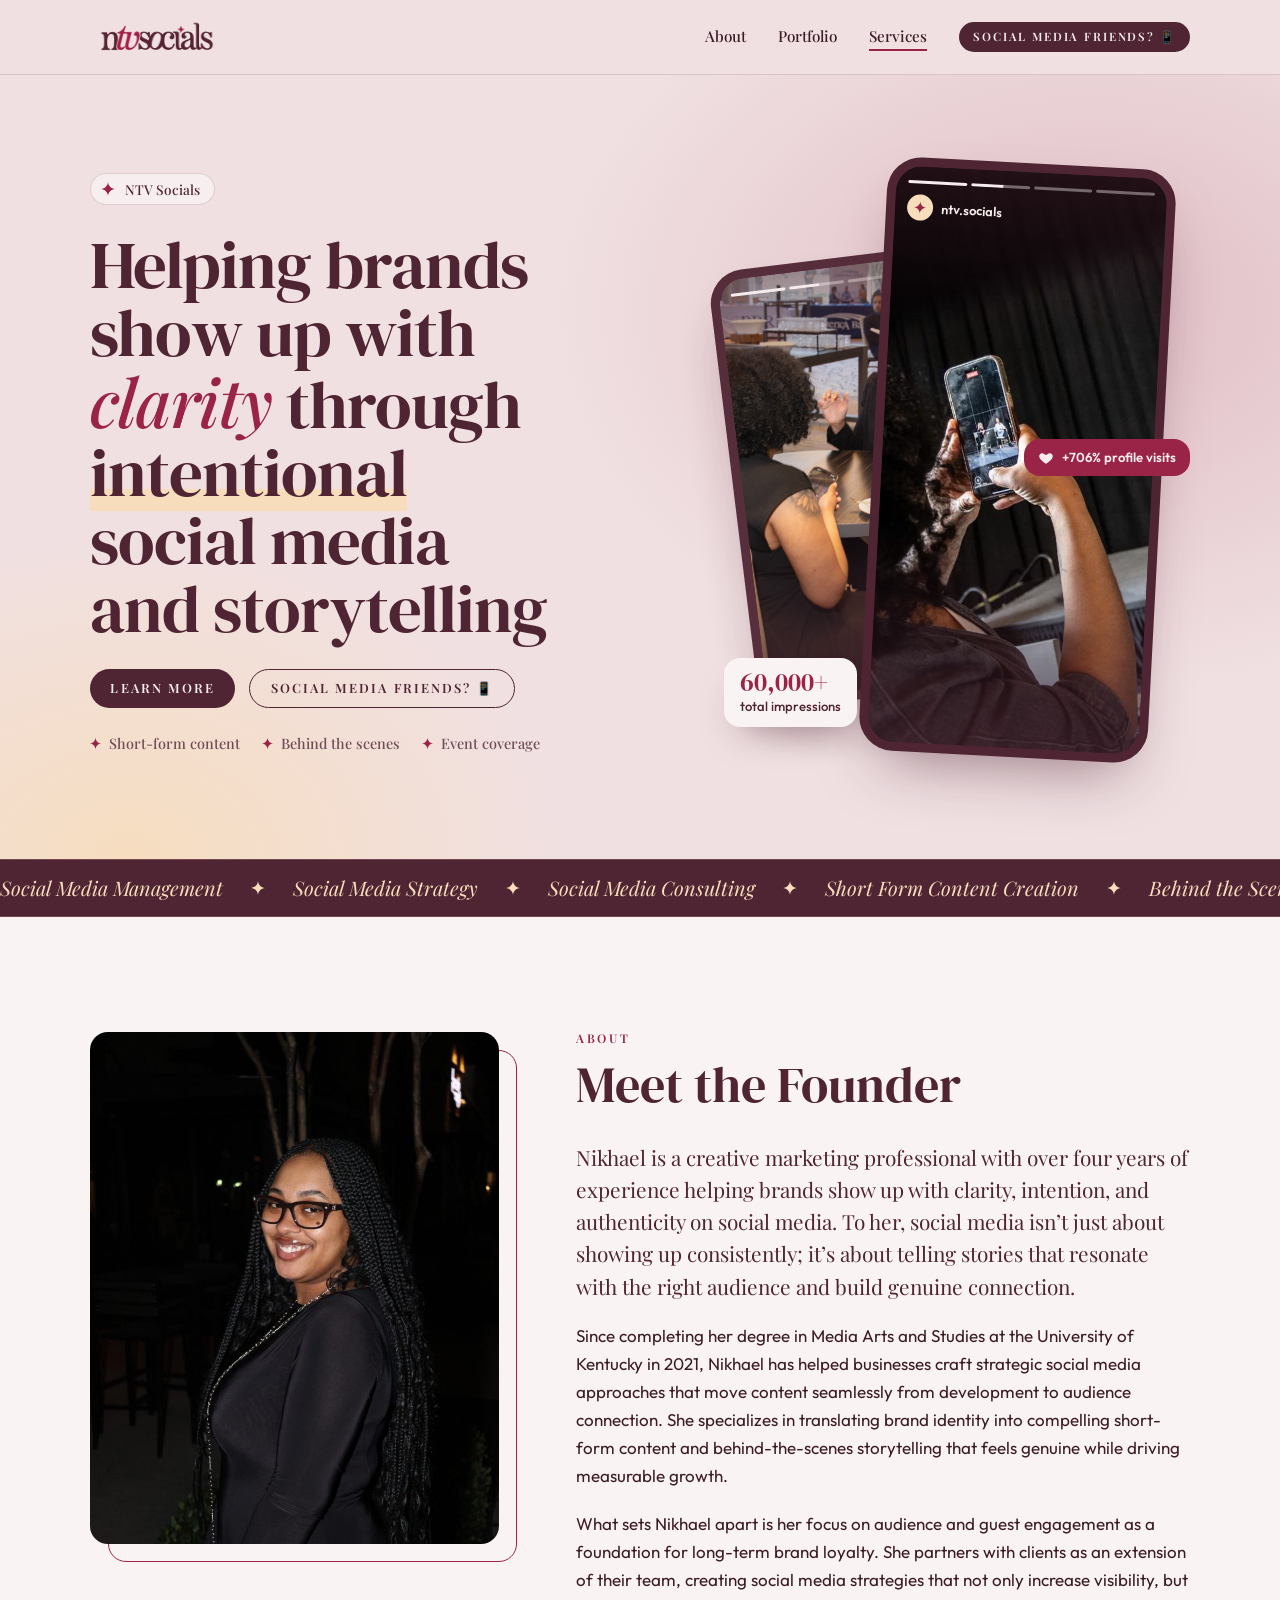
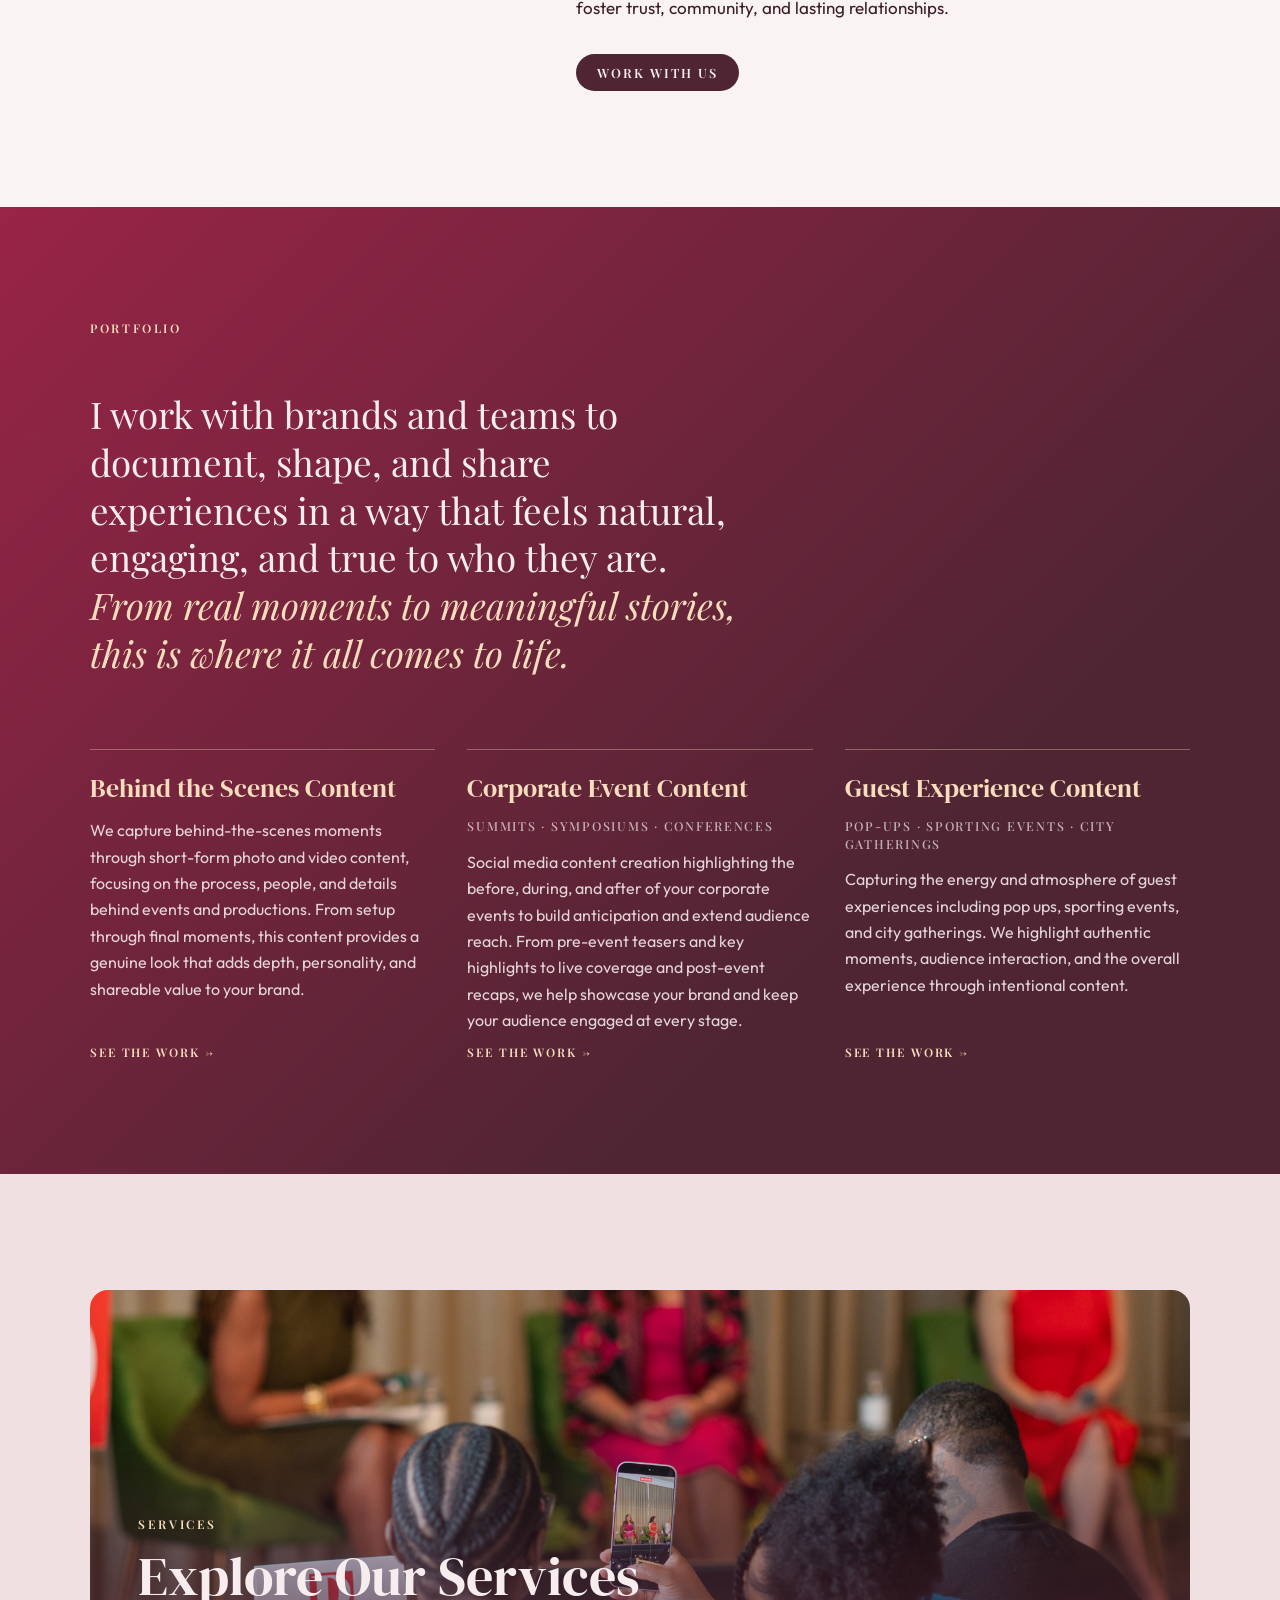
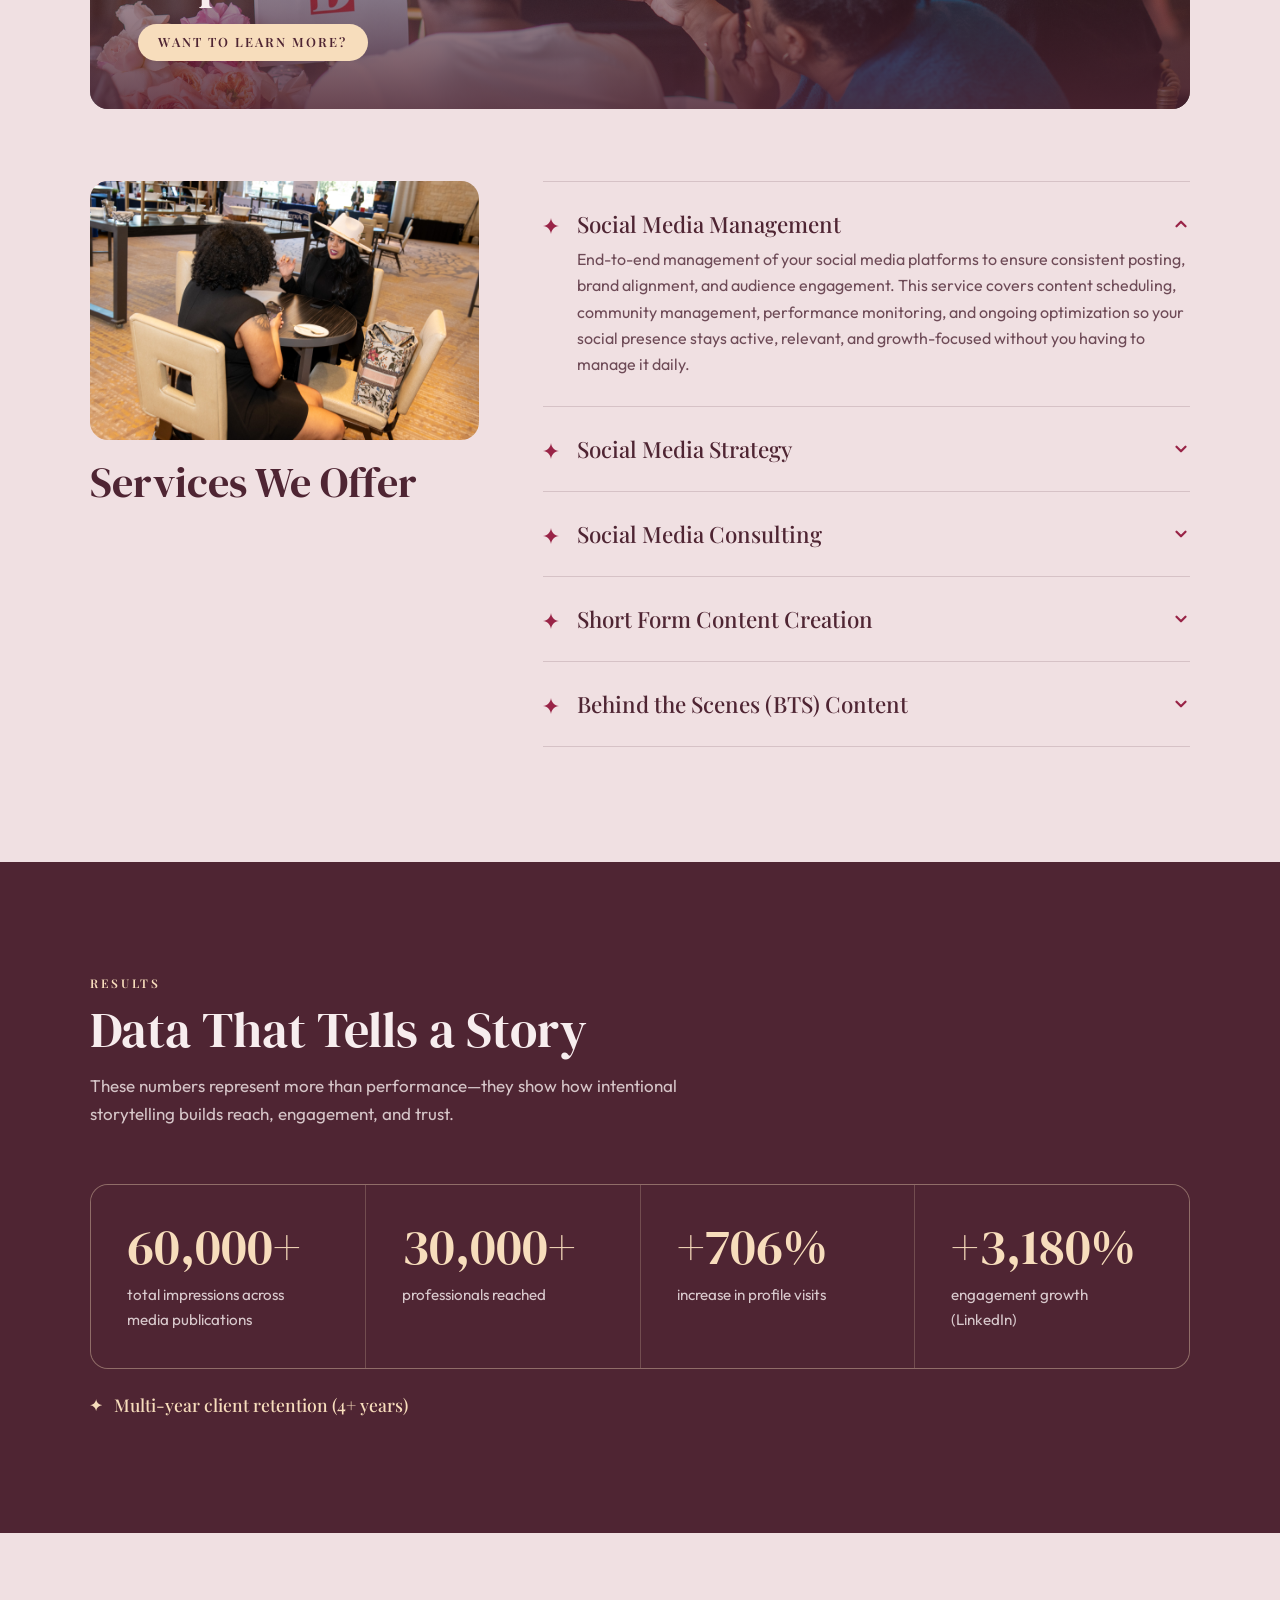
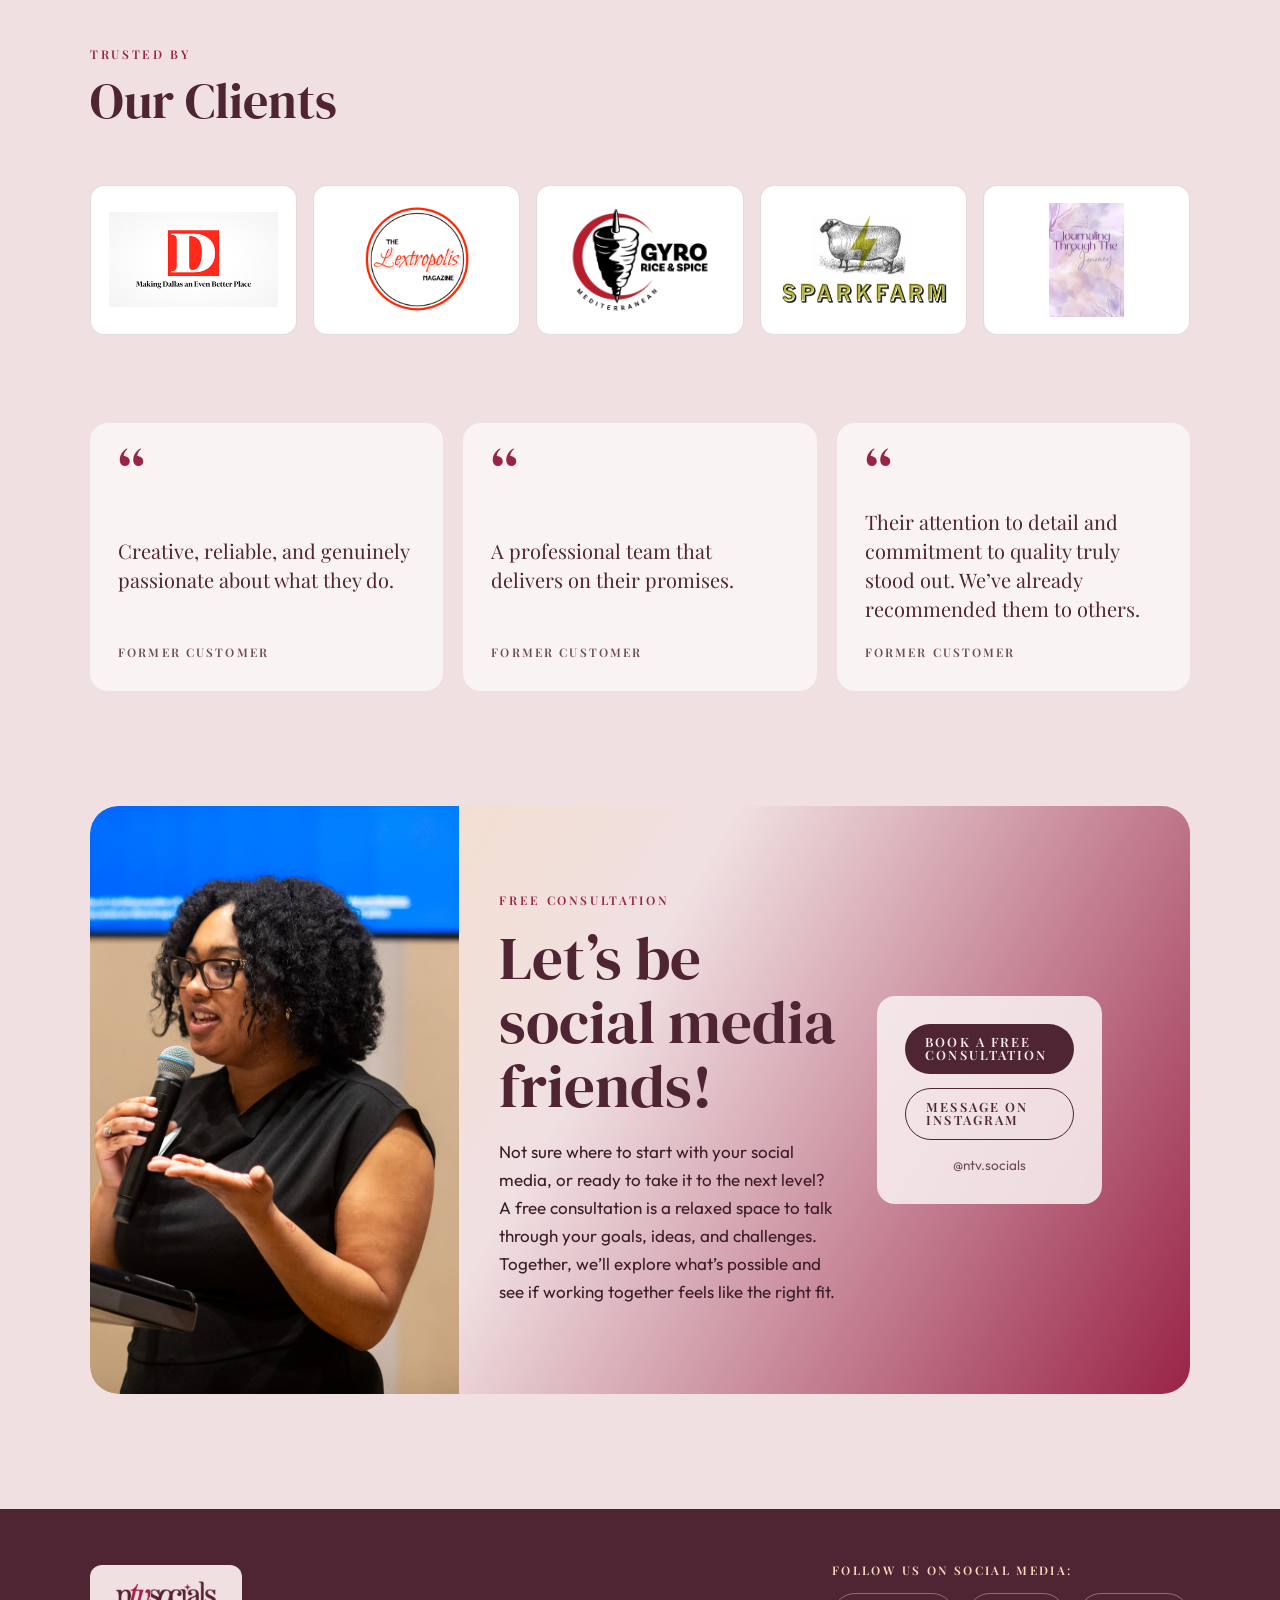
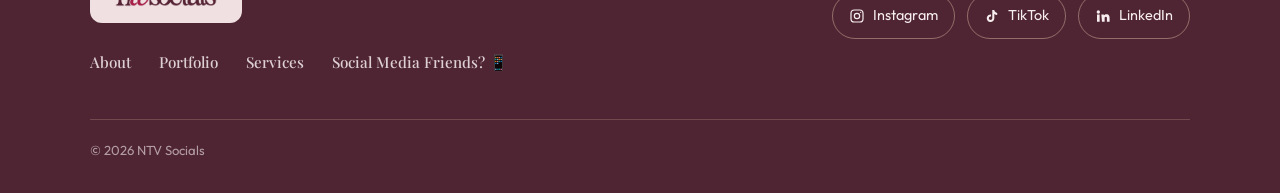
<file: index.html>
<!doctype html>
<html lang="en">
<head>
<meta charset="utf-8">
<meta name="viewport" content="width=device-width, initial-scale=1, viewport-fit=cover">
<title>NTV Socials</title>
<meta name="description" content="Helping brands show up with clarity through intentional social media and storytelling.">
<meta property="og:title" content="NTV Socials">
<meta property="og:description" content="Helping brands show up with clarity through intentional social media and storytelling.">
<meta property="og:image" content="images/hero.jpg">
<meta property="og:type" content="website">
<meta name="theme-color" content="#F0E0E2">
<link rel="icon" href="data:image/svg+xml,%3Csvg xmlns='http://www.w3.org/2000/svg' viewBox='0 0 24 24'%3E%3Cpath fill='%23992447' d='M12 0c.6 6.6 5.4 11.4 12 12-6.6.6-11.4 5.4-12 12-.6-6.6-5.4-11.4-12-12C6.6 11.4 11.4 6.6 12 0z'/%3E%3C/svg%3E">
<link rel="preconnect" href="https://fonts.googleapis.com">
<link rel="preconnect" href="https://fonts.gstatic.com" crossorigin>
<link rel="stylesheet" href="https://fonts.googleapis.com/css2?family=DM+Serif+Display:ital@0;1&family=Playfair+Display:ital,wght@0,400;0,500;0,600;0,700;1,400;1,500&family=Outfit:wght@300;400;500;600&display=swap">
<link rel="stylesheet" href="css/styles.css?v=7">
</head>
<body>
<div id="splash" aria-hidden="true"><img src="images/logo.png" alt=""></div>
<svg width="0" height="0" style="position:absolute" aria-hidden="true">
  <symbol id="spark" viewBox="0 0 24 24"><path fill="currentColor" d="M12 0c.6 6.6 5.4 11.4 12 12-6.6.6-11.4 5.4-12 12-.6-6.6-5.4-11.4-12-12C6.6 11.4 11.4 6.6 12 0z"/></symbol>
</svg>


<header class="top">
  <div class="wrap">
    <a class="logo" href="#home" aria-label="NTV Socials home"><img src="images/logo.png" alt="NTV Socials"></a>
    <button class="menu-btn" id="menuBtn" aria-expanded="false" aria-controls="nav" aria-label="Open menu">
      <svg width="26" height="26" viewBox="0 0 24 24" fill="none" stroke="currentColor" stroke-width="1.8" stroke-linecap="round"><path d="M4 7h16M4 12h16M4 17h10"/></svg>
    </button>
    <nav class="nav" id="nav">
      <a class="link" href="#about">About</a>
      <a class="link" href="portfolio.html">Portfolio</a>
      <a class="link" href="#services">Services</a>
      <a class="btn btn-solid" href="#book">Social Media Friends? 📱</a>
    </nav>
  </div>
</header>

<main>
  <section class="hero" id="home">
    <div class="wrap">
      <div class="hero-copy">
        <span class="hello"><svg class="spark" aria-hidden="true"><use href="#spark"/></svg>NTV Socials</span>
        <h1>Helping brands show up with <em>clarity</em> through <span class="u">intentional</span> social media and storytelling</h1>
        <div class="hero-actions">
          <a class="btn btn-solid" href="#about">Learn more</a>
          <a class="btn btn-ghost" href="#book">Social Media Friends? 📱</a>
        </div>
        <div class="hero-meta">
          <span><svg class="spark" aria-hidden="true"><use href="#spark"/></svg>Short-form content</span>
          <span><svg class="spark" aria-hidden="true"><use href="#spark"/></svg>Behind the scenes</span>
          <span><svg class="spark" aria-hidden="true"><use href="#spark"/></svg>Event coverage</span>
        </div>
      </div>
      <div class="phones" aria-label="Event content captured by NTV Socials">
        <div class="phone phone-back"><div class="screen">
          <img src="images/services-phone.jpg" alt="Filming a panel on a phone">
          <div class="bars"><i></i><i></i><i></i></div>
        </div></div>
        <div class="phone phone-main"><div class="screen">
          <img src="images/hero.jpg" alt="Capturing a live panel from the audience">
          <div class="bars"><i></i><i></i><i></i><i></i></div>
          <div class="who"><b><svg aria-hidden="true"><use href="#spark"/></svg></b>ntv.socials</div>
          
        </div></div>
        <div class="chip chip-a"><b>60,000+</b>total impressions</div>
        <div class="chip chip-b"><svg viewBox="0 0 24 24" fill="currentColor" aria-hidden="true"><path d="M12 21s-7.5-4.6-9.6-9.2C.9 8.4 3 5 6.4 5c2 0 3.4 1.1 4.1 2.3h3C14.2 6.1 15.6 5 17.6 5 21 5 23.1 8.4 21.6 11.8 19.5 16.4 12 21 12 21z"/></svg>+706% profile visits</div>
      </div>
    </div>
  </section>
  <div class="ticker" aria-hidden="true"><div class="ticker-track">
    <ul><li>Social Media Management<svg class="spark"><use href="#spark"/></svg></li><li>Social Media Strategy<svg class="spark"><use href="#spark"/></svg></li><li>Social Media Consulting<svg class="spark"><use href="#spark"/></svg></li><li>Short Form Content Creation<svg class="spark"><use href="#spark"/></svg></li><li>Behind the Scenes Content<svg class="spark"><use href="#spark"/></svg></li><li>Corporate Event Content<svg class="spark"><use href="#spark"/></svg></li><li>Guest Experience Content<svg class="spark"><use href="#spark"/></svg></li></ul><ul><li>Social Media Management<svg class="spark"><use href="#spark"/></svg></li><li>Social Media Strategy<svg class="spark"><use href="#spark"/></svg></li><li>Social Media Consulting<svg class="spark"><use href="#spark"/></svg></li><li>Short Form Content Creation<svg class="spark"><use href="#spark"/></svg></li><li>Behind the Scenes Content<svg class="spark"><use href="#spark"/></svg></li><li>Corporate Event Content<svg class="spark"><use href="#spark"/></svg></li><li>Guest Experience Content<svg class="spark"><use href="#spark"/></svg></li></ul>
  </div></div>

  <section class="about band" id="about">
    <div class="wrap">
      <div class="portrait"><img src="images/nikhael-headshot.jpg" alt="Nikhael Virden, founder of NTV Socials"></div>
      <div class="about-copy">
        <div class="sec-head">
          <span class="eyebrow">About</span>
          <h2>Meet the Founder</h2>
        </div>
        <p>Nikhael is a creative marketing professional with over four years of experience helping brands show up with clarity, intention, and authenticity on social media. To her, social media isn’t just about showing up consistently; it’s about telling stories that resonate with the right audience and build genuine connection.</p>
        <p>Since completing her degree in Media Arts and Studies at the University of Kentucky in 2021, Nikhael has helped businesses craft strategic social media approaches that move content seamlessly from development to audience connection. She specializes in translating brand identity into compelling short-form content and behind-the-scenes storytelling that feels genuine while driving measurable growth.</p>
        <p>What sets Nikhael apart is her focus on audience and guest engagement as a foundation for long-term brand loyalty. She partners with clients as an extension of their team, creating social media strategies that not only increase visibility, but foster trust, community, and lasting relationships.</p>
        <a class="btn btn-solid" href="#book">Work With Us</a>
      </div>
    </div>
  </section>

  <section class="portfolio band" id="portfolio">
    <div class="wrap">
      <div class="sec-head"><span class="eyebrow">Portfolio</span></div>
      <p class="port-statement">I work with brands and teams to document, shape, and share experiences in a way that feels natural, engaging, and true to who they are. <em>From real moments to meaningful stories, this is where it all comes to life.</em></p>
      <div class="port-grid">
        <a class="port-item" href="portfolio.html#bts">
          <h3>Behind the Scenes Content</h3>
          <p>We capture behind-the-scenes moments through short-form photo and video content, focusing on the process, people, and details behind events and productions. From setup through final moments, this content provides a genuine look that adds depth, personality, and shareable value to your brand.</p>
          <span class="see">See the work →</span>
        </a>
        <a class="port-item" href="portfolio.html#corporate">
          <h3>Corporate Event Content</h3>
          <span class="kinds">Summits · Symposiums · Conferences</span>
          <p>Social media content creation highlighting the before, during, and after of your corporate events to build anticipation and extend audience reach. From pre-event teasers and key highlights to live coverage and post-event recaps, we help showcase your brand and keep your audience engaged at every stage.</p>
          <span class="see">See the work →</span>
        </a>
        <a class="port-item" href="portfolio.html#guest">
          <h3>Guest Experience Content</h3>
          <span class="kinds">Pop-Ups · Sporting Events · City Gatherings</span>
          <p>Capturing the energy and atmosphere of guest experiences including pop ups, sporting events, and city gatherings. We highlight authentic moments, audience interaction, and the overall experience through intentional content.</p>
          <span class="see">See the work →</span>
        </a>
      </div>
    </div>
  </section>

  <section class="band" id="services">
    <div class="wrap">
      <div class="svc-banner">
        <img src="images/services-banner.jpg" alt="Guests filming a women's panel discussion">
        <div class="over">
          <span class="eyebrow" style="color:var(--cream)">Services</span>
          <h2>Explore Our Services</h2>
          <a class="btn btn-light" href="#book">Want To Learn More?</a>
        </div>
      </div>
      <div class="svc-layout">
        <div class="svc-side">
          <img src="images/services-phone.jpg" alt="Recording event content on a phone">
          <h2>Services We Offer</h2>
        </div>
        <ul class="svc-list">
          <li class="open"><svg class="spark" aria-hidden="true"><use href="#spark"/></svg><div>
            <button class="svc-trigger" aria-expanded="true"><h3>Social Media Management</h3><svg class="svc-chevron" aria-hidden="true" viewBox="0 0 16 16" fill="none" stroke="currentColor" stroke-width="2" stroke-linecap="round" stroke-linejoin="round"><polyline points="4 6 8 10 12 6"/></svg></button>
            <div class="svc-body"><div><p>End-to-end management of your social media platforms to ensure consistent posting, brand alignment, and audience engagement. This service covers content scheduling, community management, performance monitoring, and ongoing optimization so your social presence stays active, relevant, and growth-focused without you having to manage it daily.</p></div></div>
          </div></li>
          <li><svg class="spark" aria-hidden="true"><use href="#spark"/></svg><div>
            <button class="svc-trigger" aria-expanded="false"><h3>Social Media Strategy</h3><svg class="svc-chevron" aria-hidden="true" viewBox="0 0 16 16" fill="none" stroke="currentColor" stroke-width="2" stroke-linecap="round" stroke-linejoin="round"><polyline points="4 6 8 10 12 6"/></svg></button>
            <div class="svc-body"><div><p>A data-driven approach to building a clear, actionable roadmap for your social media presence. This includes platform selection, content pillars, audience targeting, posting cadence, and growth goals—designed to align your social media efforts with your overall business objectives and deliver measurable results.</p></div></div>
          </div></li>
          <li><svg class="spark" aria-hidden="true"><use href="#spark"/></svg><div>
            <button class="svc-trigger" aria-expanded="false"><h3>Social Media Consulting</h3><svg class="svc-chevron" aria-hidden="true" viewBox="0 0 16 16" fill="none" stroke="currentColor" stroke-width="2" stroke-linecap="round" stroke-linejoin="round"><polyline points="4 6 8 10 12 6"/></svg></button>
            <div class="svc-body"><div><p>One-on-one guidance for businesses that want expert direction without full management. Consulting sessions focus on auditing your current platforms, identifying gaps, refining content direction, and providing clear next steps so you can confidently execute your own social media strategy.</p></div></div>
          </div></li>
          <li><svg class="spark" aria-hidden="true"><use href="#spark"/></svg><div>
            <button class="svc-trigger" aria-expanded="false"><h3>Short Form Content Creation</h3><svg class="svc-chevron" aria-hidden="true" viewBox="0 0 16 16" fill="none" stroke="currentColor" stroke-width="2" stroke-linecap="round" stroke-linejoin="round"><polyline points="4 6 8 10 12 6"/></svg></button>
            <div class="svc-body"><div><p>Creation of engaging, scroll-stopping short-form content optimized for platforms like Instagram Reels, TikTok, and YouTube Shorts. This service focuses on trend-aware videos designed to increase reach, engagement, and visibility while maintaining authenticity and consistency.</p></div></div>
          </div></li>
          <li><svg class="spark" aria-hidden="true"><use href="#spark"/></svg><div>
            <button class="svc-trigger" aria-expanded="false"><h3>Behind the Scenes (BTS) Content</h3><svg class="svc-chevron" aria-hidden="true" viewBox="0 0 16 16" fill="none" stroke="currentColor" stroke-width="2" stroke-linecap="round" stroke-linejoin="round"><polyline points="4 6 8 10 12 6"/></svg></button>
            <div class="svc-body"><div><p>Authentic, behind-the-scenes content that showcases the people, processes, and personality behind your brand. This type of content builds trust, strengthens brand connection, and helps humanize your business by giving your audience a genuine look at how things work beyond the polished final product.</p></div></div>
          </div></li>
        </ul>
      </div>
    </div>
  </section>

  <section class="data band" id="results">
    <div class="wrap">
      <div class="sec-head">
        <span class="eyebrow">Results</span>
        <h2>Data That Tells a Story</h2>
        <p>These numbers represent more than performance—they show how intentional storytelling builds reach, engagement, and trust.</p>
      </div>
      <div class="stats">
        <div class="stat"><b>60,000+</b><span>total impressions across media publications</span></div>
        <div class="stat"><b>30,000+</b><span>professionals reached</span></div>
        <div class="stat"><b>+706%</b><span>increase in profile visits</span></div>
        <div class="stat"><b>+3,180%</b><span>engagement growth (LinkedIn)</span></div>
      </div>
      <p class="retention"><svg class="spark" aria-hidden="true"><use href="#spark"/></svg>Multi-year client retention (4+ years)</p>
    </div>
  </section>

  <section class="band" id="clients">
    <div class="wrap">
      <div class="sec-head"><span class="eyebrow">Trusted by</span><h2>Our Clients</h2></div>
      <div class="clients-row">
        <div class="client"><img src="images/clients/d-magazine-partners.png" alt="D Magazine Partners"></div>
        <div class="client"><img src="images/clients/lextropolis.png" alt="The Lextropolis Magazine"></div>
        <div class="client"><img src="images/clients/gyro-rice-spice.png" alt="Gyro Rice &amp; Spice"></div>
        <div class="client"><img src="images/clients/sparkfarm.jpg" alt="SparkFarm"></div>
        <div class="client"><img src="images/clients/journaling-through-the-journey.jpg" alt="Journaling Through The Journey"></div>
      </div>
      <div class="quotes">
        <figure class="quote" style="margin:0"><blockquote>Creative, reliable, and genuinely passionate about what they do.</blockquote><cite>Former Customer</cite></figure>
        <figure class="quote" style="margin:0"><blockquote>A professional team that delivers on their promises.</blockquote><cite>Former Customer</cite></figure>
        <figure class="quote" style="margin:0"><blockquote>Their attention to detail and commitment to quality truly stood out. We’ve already recommended them to others.</blockquote><cite>Former Customer</cite></figure>
      </div>
    </div>
  </section>

  <section id="book">
    <div class="wrap">
      <div class="book-card">
        <div class="grid-bg" aria-hidden="true"></div>
        <div class="book-photo" aria-hidden="true"><img src="images/booking-photo.jpg" alt=""></div>
        <div class="book-copy">
          <span class="eyebrow">Free consultation</span>
          <h2>Let’s be social media friends!</h2>
          <p>Not sure where to start with your social media, or ready to take it to the next level? A free consultation is a relaxed space to talk through your goals, ideas, and challenges. Together, we’ll explore what’s possible and see if working together feels like the right fit.</p>
        </div>
        <div class="book-actions">
          <a class="btn btn-solid" href="https://orange-nonagon-ldcj.squarespace.com/appointments" target="_blank" rel="noopener">Book a free consultation</a>
          <a class="btn btn-ghost" href="https://www.instagram.com/ntv.socials" target="_blank" rel="noopener">Message on Instagram</a>
          <small>@ntv.socials</small>
        </div>
      </div>
    </div>
  </section>
</main>

<footer>
  <div class="wrap">
    <div class="foot">
      <div>
        <span class="foot-logo"><img src="images/logo.png" alt="NTV Socials"></span>
        <nav aria-label="Footer">
          <a href="#about">About</a><a href="portfolio.html">Portfolio</a><a href="#services">Services</a><a href="#book">Social Media Friends? 📱</a>
        </nav>
      </div>
      <div class="social">
        <h3>Follow Us on Social Media:</h3>
        <ul>
          <li><a href="https://www.instagram.com/ntv.socials" target="_blank" rel="noopener"><svg viewBox="0 0 24 24" fill="none" stroke="currentColor" stroke-width="1.8"><rect x="3" y="3" width="18" height="18" rx="5"/><circle cx="12" cy="12" r="4"/><circle cx="17.5" cy="6.5" r="1" fill="currentColor" stroke="none"/></svg>Instagram</a></li>
          <li><a href="https://www.tiktok.com/@nottkhael?_r=1&amp;_t=ZT-93qHf2JiMxS" target="_blank" rel="noopener"><svg viewBox="0 0 24 24" fill="currentColor"><path d="M16.6 5.8A4.3 4.3 0 0 1 15.5 3h-3.1v12.4a2.6 2.6 0 1 1-2.6-2.6c.3 0 .5 0 .8.1V9.7a5.7 5.7 0 1 0 4.9 5.7V9.1a7.3 7.3 0 0 0 4.3 1.4V7.4a4.3 4.3 0 0 1-3.2-1.6z"/></svg>TikTok</a></li>
          <li><a href="https://www.linkedin.com/in/nikhael-virden-635727215/" target="_blank" rel="noopener"><svg viewBox="0 0 24 24" fill="currentColor"><path d="M4.98 3.5a2.5 2.5 0 1 1 0 5 2.5 2.5 0 0 1 0-5zM3 9.75h4v11H3zM9.5 9.75h3.8v1.5h.05c.53-1 1.83-2.05 3.77-2.05 4.03 0 4.78 2.65 4.78 6.1v5.45h-4v-4.83c0-1.15-.02-2.63-1.6-2.63-1.6 0-1.85 1.25-1.85 2.55v4.91h-4z"/></svg>LinkedIn</a></li>
        </ul>
      </div>
    </div>
    <p class="legal">© <span id="year">2026</span> NTV Socials</p>
  </div>
</footer>

<script src="data/events.js"></script>
<script src="js/main.js"></script>
</body>
</html>
</file>
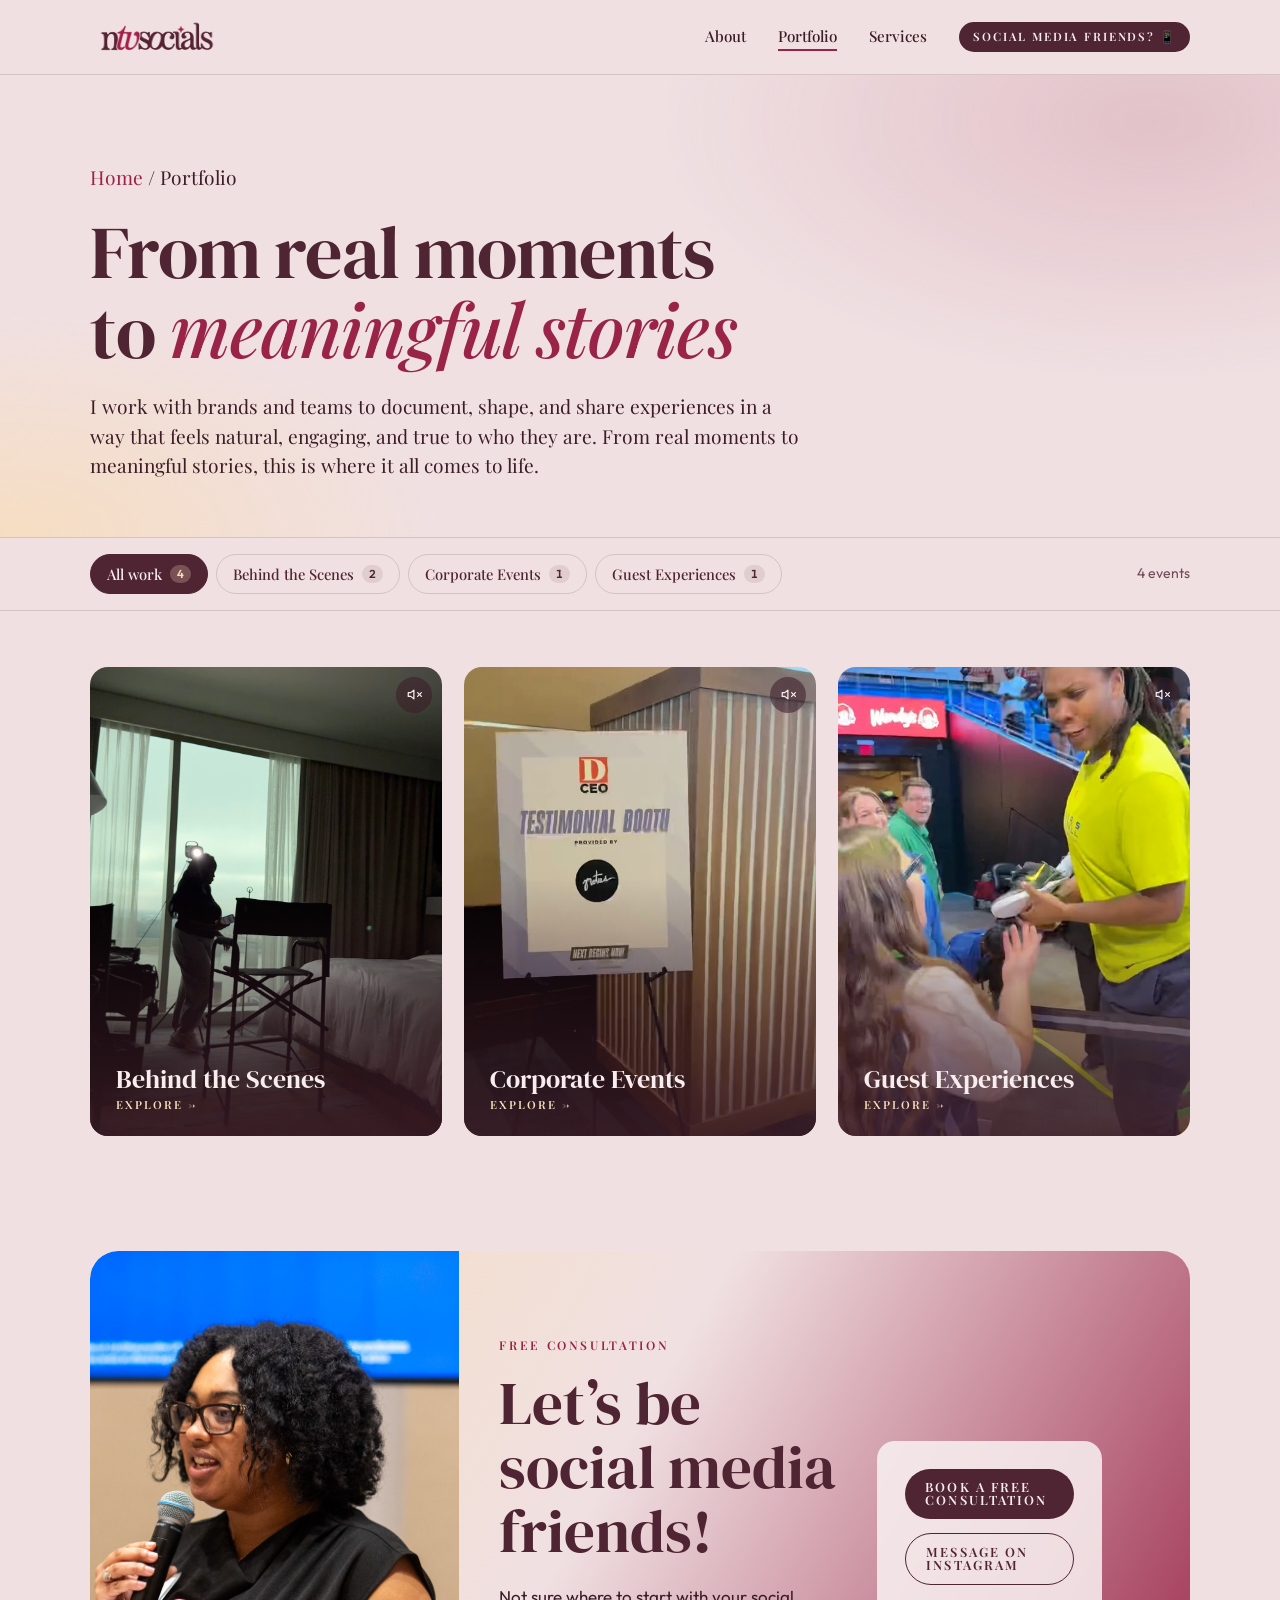
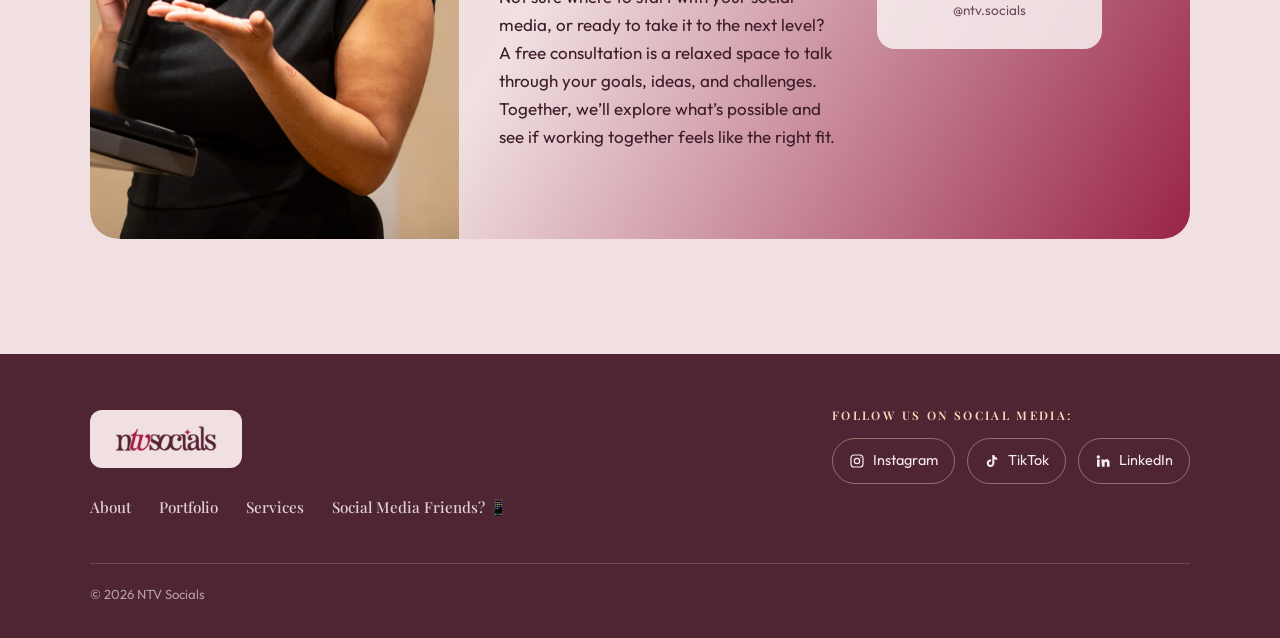
<file: portfolio.html>
<!doctype html>
<html lang="en">
<head>
<meta charset="utf-8">
<meta name="viewport" content="width=device-width, initial-scale=1, viewport-fit=cover">
<title>Portfolio — NTV Socials</title>
<meta name="description" content="Event, behind-the-scenes and guest experience content by NTV Socials.">
<meta property="og:title" content="Portfolio — NTV Socials">
<meta property="og:description" content="Event, behind-the-scenes and guest experience content by NTV Socials.">
<meta property="og:image" content="images/hero.jpg">
<meta property="og:type" content="website">
<meta name="theme-color" content="#F0E0E2">
<link rel="icon" href="data:image/svg+xml,%3Csvg xmlns='http://www.w3.org/2000/svg' viewBox='0 0 24 24'%3E%3Cpath fill='%23992447' d='M12 0c.6 6.6 5.4 11.4 12 12-6.6.6-11.4 5.4-12 12-.6-6.6-5.4-11.4-12-12C6.6 11.4 11.4 6.6 12 0z'/%3E%3C/svg%3E">
<link rel="preconnect" href="https://fonts.googleapis.com">
<link rel="preconnect" href="https://fonts.gstatic.com" crossorigin>
<link rel="stylesheet" href="https://fonts.googleapis.com/css2?family=DM+Serif+Display:ital@0;1&family=Playfair+Display:ital,wght@0,400;0,500;0,600;0,700;1,400;1,500&family=Outfit:wght@300;400;500;600&display=swap">
<link rel="stylesheet" href="css/styles.css">
</head>
<body>
<svg width="0" height="0" style="position:absolute" aria-hidden="true">
  <symbol id="spark" viewBox="0 0 24 24"><path fill="currentColor" d="M12 0c.6 6.6 5.4 11.4 12 12-6.6.6-11.4 5.4-12 12-.6-6.6-5.4-11.4-12-12C6.6 11.4 11.4 6.6 12 0z"/></symbol>
</svg>


<header class="top">
  <div class="wrap">
    <a class="logo" href="index.html" aria-label="NTV Socials home"><img src="images/logo.png" alt="NTV Socials"></a>
    <button class="menu-btn" id="menuBtn" aria-expanded="false" aria-controls="nav" aria-label="Open menu">
      <svg width="26" height="26" viewBox="0 0 24 24" fill="none" stroke="currentColor" stroke-width="1.8" stroke-linecap="round"><path d="M4 7h16M4 12h16M4 17h10"/></svg>
    </button>
    <nav class="nav" id="nav">
      <a class="link" href="index.html#about">About</a>
      <a class="link on" href="portfolio.html" aria-current="page">Portfolio</a>
      <a class="link" href="index.html#services">Services</a>
      <a class="btn btn-solid" href="index.html#book">Social Media Friends? 📱</a>
    </nav>
  </div>
</header>

<main>
  <section class="pf-hero">
    <div class="wrap">
      <p class="crumb"><a href="index.html">Home</a> / Portfolio</p>
      <h1>From real moments to <em>meaningful stories</em></h1>
      <p>I work with brands and teams to document, shape, and share experiences in a way that feels natural, engaging, and true to who they are. From real moments to meaningful stories, this is where it all comes to life.</p>
    </div>
  </section>

  <div class="pf-bar">
    <div class="wrap">
      <div class="filters" id="filters" role="tablist" aria-label="Filter by type of work"></div>
      <span class="result-count" id="resultCount" aria-live="polite"></span>
    </div>
  </div>

  <section class="pf-body">
    <div class="wrap">
      <div class="cat-intro" id="catIntro" hidden></div>
      <div class="ev-grid" id="eventGrid"></div>
    </div>
  </section>

  <div style="height:clamp(64px,9vw,120px)"></div>
  <section id="book">
    <div class="wrap">
      <div class="book-card">
        <div class="grid-bg" aria-hidden="true"></div>
        <div class="book-photo" aria-hidden="true"><img src="images/booking-photo.jpg" alt=""></div>
        <div class="book-copy">
          <span class="eyebrow">Free consultation</span>
          <h2>Let’s be social media friends!</h2>
          <p>Not sure where to start with your social media, or ready to take it to the next level? A free consultation is a relaxed space to talk through your goals, ideas, and challenges. Together, we’ll explore what’s possible and see if working together feels like the right fit.</p>
        </div>
        <div class="book-actions">
          <a class="btn btn-solid" href="https://orange-nonagon-ldcj.squarespace.com/appointments" target="_blank" rel="noopener">Book a free consultation</a>
          <a class="btn btn-ghost" href="https://www.instagram.com/ntv.socials" target="_blank" rel="noopener">Message on Instagram</a>
          <small>@ntv.socials</small>
        </div>
      </div>
    </div>
  </section>
</main>

<footer>
  <div class="wrap">
    <div class="foot">
      <div>
        <span class="foot-logo"><img src="images/logo.png" alt="NTV Socials"></span>
        <nav aria-label="Footer">
          <a href="index.html#about">About</a><a href="portfolio.html">Portfolio</a><a href="index.html#services">Services</a><a href="index.html#book">Social Media Friends? 📱</a>
        </nav>
      </div>
      <div class="social">
        <h3>Follow Us on Social Media:</h3>
        <ul>
          <li><a href="https://www.instagram.com/ntv.socials" target="_blank" rel="noopener"><svg viewBox="0 0 24 24" fill="none" stroke="currentColor" stroke-width="1.8"><rect x="3" y="3" width="18" height="18" rx="5"/><circle cx="12" cy="12" r="4"/><circle cx="17.5" cy="6.5" r="1" fill="currentColor" stroke="none"/></svg>Instagram</a></li>
          <li><a href="https://www.tiktok.com/@nottkhael?_r=1&amp;_t=ZT-93qHf2JiMxS" target="_blank" rel="noopener"><svg viewBox="0 0 24 24" fill="currentColor"><path d="M16.6 5.8A4.3 4.3 0 0 1 15.5 3h-3.1v12.4a2.6 2.6 0 1 1-2.6-2.6c.3 0 .5 0 .8.1V9.7a5.7 5.7 0 1 0 4.9 5.7V9.1a7.3 7.3 0 0 0 4.3 1.4V7.4a4.3 4.3 0 0 1-3.2-1.6z"/></svg>TikTok</a></li>
          <li><a href="https://www.linkedin.com/in/nikhael-virden-635727215/" target="_blank" rel="noopener"><svg viewBox="0 0 24 24" fill="currentColor"><path d="M4.98 3.5a2.5 2.5 0 1 1 0 5 2.5 2.5 0 0 1 0-5zM3 9.75h4v11H3zM9.5 9.75h3.8v1.5h.05c.53-1 1.83-2.05 3.77-2.05 4.03 0 4.78 2.65 4.78 6.1v5.45h-4v-4.83c0-1.15-.02-2.63-1.6-2.63-1.6 0-1.85 1.25-1.85 2.55v4.91h-4z"/></svg>LinkedIn</a></li>
        </ul>
      </div>
    </div>
    <p class="legal">© <span id="year">2026</span> NTV Socials</p>
  </div>
</footer>

<!-- Event detail -->
<div class="ed" id="eventDetail" role="dialog" aria-modal="true" aria-labelledby="eventDetailTitle" hidden>
  <div class="ed-panel">
    <button type="button" class="ed-close" aria-label="Close event">×</button>
    <div id="eventDetailBody"></div>
  </div>
</div>

<!-- Photo / video viewer -->
<div class="vw" id="viewer" role="dialog" aria-modal="true" aria-label="Photo viewer" hidden>
  <div class="vw-top"><span id="viewerCount"></span><button type="button" class="vw-close" aria-label="Close viewer">×</button></div>
  <div class="vw-main">
    <button type="button" class="vw-prev" aria-label="Previous">‹</button>
    <div class="vw-stage" id="viewerStage"></div>
    <button type="button" class="vw-next" aria-label="Next">›</button>
  </div>
</div>

<script src="data/events.js"></script>
<script src="js/main.js"></script>
<script src="js/portfolio.js"></script>
</body>
</html>
</file>
<file: css/styles.css>
/* NTV Socials — site styles. Colors and fonts follow the AGC NTV Socials brand board. */
/* Layout: blush editorial single page — split hero on the brand grid pattern, alternating blush / plum bands, one gradient booking card at the end. */
:root{
  --blush:#F0E0E2;      /* brand: light blush */
  --cream:#F7DDBC;      /* brand: cream */
  --berry:#992447;      /* brand: berry */
  --plum:#4F2533;       /* brand: plum */
  --paper:#FAF3F3;      /* lifted blush for cards */
  --ink:#3B1C27;        /* plum-biased text */
  --muted:#6E4B57;      /* secondary text */
  --line:rgba(79,37,51,.16);
  --on-dark:#F7EDEE;
  --f-head:"Etna","DM Serif Display",Georgia,serif;          /* brand heading face */
  --f-sub:"Playfair Display",Georgia,serif;                  /* brand subheading face */
  --f-body:"Hagrid Text","Outfit",system-ui,sans-serif;      /* brand body face */
  --wrap:1180px;
  --radius:18px;
  color-scheme:light;
}
*{box-sizing:border-box}
[hidden]{display:none!important}
body{margin:0}
html{scroll-behavior:smooth}
@media (prefers-reduced-motion:reduce){html{scroll-behavior:auto}*{animation:none!important;transition:none!important}}
/* Splash */
#splash{position:fixed;inset:0;z-index:9999;background:var(--blush);display:flex;align-items:center;justify-content:center;animation:splash-out .7s ease 2.2s forwards;pointer-events:none}
#splash img{width:min(320px,58vw);opacity:0;animation:splash-in .9s ease .15s forwards}
@keyframes splash-in{from{opacity:0;transform:translateY(10px)}to{opacity:1;transform:translateY(0)}}
@keyframes splash-out{from{opacity:1}to{opacity:0}}
@media (prefers-reduced-motion:reduce){#splash{display:none}}
body{background:var(--blush);color:var(--ink);font:400 1.0625rem/1.65 var(--f-body);-webkit-font-smoothing:antialiased}
img{display:block;max-width:100%}
a{color:inherit}
:focus-visible{outline:2px solid var(--berry);outline-offset:3px;border-radius:4px}
.wrap{max-width:var(--wrap);margin-inline:auto;padding-inline:clamp(16px,4vw,40px)}
h1,h2,h3{text-wrap:balance;margin:0}
p{margin:0}
.eyebrow{font:600 .75rem/1 var(--f-sub);letter-spacing:.22em;text-transform:uppercase;color:var(--berry)}
.btn{display:inline-flex;align-items:center;gap:.6em;padding:.95em 1.6em;border-radius:999px;font:600 .8rem/1 var(--f-sub);letter-spacing:.16em;text-transform:uppercase;text-decoration:none;transition:transform .2s,background .2s,color .2s}
.btn:hover{transform:translateY(-2px)}
.btn-solid{background:var(--plum);color:var(--on-dark)}
.btn-solid:hover{background:var(--berry)}
.btn-ghost{border:1.5px solid currentColor;color:var(--plum)}
.btn-ghost:hover{background:var(--plum);color:var(--on-dark)}
.btn-light{background:var(--cream);color:var(--plum)}
.btn-light:hover{background:var(--paper)}
.spark{display:inline-block;width:.7em;height:.7em;color:var(--berry);vertical-align:.15em}

/* Header */
.top{position:sticky;top:env(safe-area-inset-top,0px);z-index:20;background:rgba(240,224,226,.9);backdrop-filter:blur(10px);-webkit-backdrop-filter:blur(10px);border-bottom:1px solid var(--line)}
.top .wrap{display:flex;align-items:center;justify-content:space-between;gap:24px;height:74px}
.logo img{height:38px;width:auto}
.nav{display:flex;align-items:center;gap:32px}
.nav a.link{font:500 .95rem/1 var(--f-sub);text-decoration:none;position:relative;padding-block:6px}
.nav a.link::after{content:"";position:absolute;left:0;right:0;bottom:0;height:1.5px;background:var(--berry);transform:scaleX(0);transform-origin:left;transition:transform .25s}
.nav a.link:hover::after,.nav a.link.on::after{transform:scaleX(1)}
.nav .btn{padding:.8em 1.25em;font-size:.72rem}
.menu-btn{display:none;background:none;border:0;padding:8px;color:var(--plum);cursor:pointer}
@media (max-width:860px){
  .menu-btn{display:block}
  .nav{position:absolute;top:74px;left:0;right:0;flex-direction:column;align-items:stretch;gap:0;background:var(--blush);border-bottom:1px solid var(--line);padding:8px clamp(16px,4vw,40px) 20px}
  .nav[hidden]{display:none!important}
  .nav a.link{padding:14px 0;border-bottom:1px solid var(--line);font-size:1.1rem}
  .nav a.link::after{display:none}
  .nav .btn{margin-top:16px;justify-content:center}
}
@media (min-width:861px){.nav[hidden]{display:flex!important}}

/* Hero: soft blush-to-cream wash, headline left, two phone "story" frames right, service ticker below */
.hero{position:relative;overflow:hidden;background:
  radial-gradient(60% 70% at 85% 30%,rgba(153,36,71,.18),transparent 70%),
  radial-gradient(50% 60% at 10% 100%,rgba(247,221,188,.9),transparent 70%),
  var(--blush)}
.hero .wrap{position:relative;display:grid;grid-template-columns:1.1fr .9fr;gap:clamp(32px,5vw,64px);align-items:center;padding-block:clamp(48px,7vw,88px) clamp(56px,8vw,96px)}
.hero-copy{display:flex;flex-direction:column;gap:26px;min-width:0}
.hero .hello{display:inline-flex;align-items:center;gap:10px;align-self:flex-start;padding:8px 14px 8px 10px;border-radius:999px;background:rgba(250,243,243,.75);border:1px solid var(--line);font:500 .85rem/1 var(--f-sub);color:var(--plum)}
.hero .hello .spark{width:14px;height:14px;vertical-align:0}
.hero h1{font:400 clamp(2.4rem,5.2vw,4.4rem)/1.02 var(--f-head);color:var(--plum);letter-spacing:-.015em}
.hero h1 em{font-family:var(--f-sub);font-style:italic;font-weight:500;color:var(--berry)}
.hero h1 .u{background:linear-gradient(transparent 68%,var(--cream) 68%,var(--cream) 92%,transparent 92%)}
.hero-actions{display:flex;flex-wrap:wrap;gap:14px}
.hero-meta{display:flex;flex-wrap:wrap;gap:10px 22px;font:500 .9rem/1.3 var(--f-sub);color:var(--muted)}
.hero-meta span{display:inline-flex;align-items:center;gap:8px}
.hero-meta .spark{width:11px;height:11px;vertical-align:0}

.phones{position:relative;min-width:0;height:clamp(460px,48vw,600px)}
.phone{position:absolute;border-radius:34px;background:var(--plum);padding:9px;box-shadow:0 30px 60px -24px rgba(79,37,51,.55)}
.phone .screen{position:relative;width:100%;height:100%;border-radius:26px;overflow:hidden;background:var(--ink)}
.phone img{width:100%;height:100%;object-fit:cover}
.phone .screen::after{content:"";position:absolute;inset:0;background:linear-gradient(to bottom,rgba(59,28,39,.55),transparent 28%,transparent 62%,rgba(59,28,39,.75))}
.phone-main{width:min(300px,62%);aspect-ratio:9/18.5;right:6%;top:0;z-index:2;transform:rotate(3deg)}
.phone-back{width:min(230px,46%);aspect-ratio:9/18.5;left:2%;top:16%;z-index:1;transform:rotate(-7deg);opacity:.95}
.phone-main img{object-position:28% center}
.bars{position:absolute;top:14px;left:12px;right:12px;display:flex;gap:4px;z-index:2}
.bars i{flex:1;height:3px;border-radius:2px;background:rgba(247,237,238,.4);overflow:hidden}
.bars i:first-child{background:var(--on-dark)}
.bars i:nth-child(2)::before{content:"";display:block;height:100%;width:55%;background:var(--on-dark);animation:story 6s linear infinite}
@keyframes story{from{width:0}to{width:100%}}
.who{position:absolute;top:28px;left:12px;z-index:2;display:flex;align-items:center;gap:8px;font:600 .8rem/1 var(--f-body);color:var(--on-dark)}
.who b{width:26px;height:26px;border-radius:50%;background:var(--cream);display:grid;place-items:center;color:var(--berry)}
.who b svg{width:12px;height:12px}
.caption{position:absolute;left:14px;right:14px;bottom:16px;z-index:2;color:var(--on-dark);font:500 .9rem/1.35 var(--f-sub)}
.caption small{display:block;font:600 .66rem/1 var(--f-body);letter-spacing:.16em;text-transform:uppercase;color:var(--cream);margin-bottom:6px}
.chip{position:absolute;z-index:3;background:var(--paper);color:var(--plum);border-radius:16px;padding:12px 16px;box-shadow:0 18px 36px -18px rgba(79,37,51,.5);font:500 .82rem/1.3 var(--f-body)}
.chip b{display:block;font:400 1.6rem/1 var(--f-head);color:var(--berry);margin-bottom:2px;font-variant-numeric:tabular-nums}
.chip-a{left:0;bottom:6%}
.chip-b{right:0;top:46%;display:flex;align-items:center;gap:8px;padding:10px 14px;background:var(--berry);color:var(--on-dark);font-weight:600}
.chip-b svg{width:16px;height:16px}

.ticker{background:var(--plum);color:var(--cream);overflow:hidden;border-block:1px solid rgba(247,221,188,.2)}
.ticker-track{display:flex;width:max-content;animation:tick 38s linear infinite}
.ticker ul{display:flex;list-style:none;margin:0;padding:18px 0;gap:0}
.ticker li{display:flex;align-items:center;gap:28px;padding-right:28px;font:400 1.25rem/1 var(--f-sub);font-style:italic;white-space:nowrap}
.ticker li .spark{width:14px;height:14px;color:var(--cream);vertical-align:0;font-style:normal}
@keyframes tick{to{transform:translateX(-50%)}}
@media (prefers-reduced-motion:reduce){.ticker-track{animation:none}}

@media (max-width:900px){
  .hero .wrap{grid-template-columns:1fr}
  .phones{height:clamp(420px,110vw,540px);max-width:480px;width:100%;margin-inline:auto}
}
@media (max-width:420px){.chip-a{bottom:2%}.phone-back{left:0}}


/* Section base */
section{scroll-margin-top:80px}
.band{padding-block:clamp(64px,9vw,120px)}
.sec-head{display:flex;flex-direction:column;gap:14px;margin-bottom:clamp(36px,5vw,56px)}
.sec-head h2{font:400 clamp(2rem,4vw,3.1rem)/1.1 var(--f-head);color:var(--plum)}

/* About */
.about{background:var(--paper)}
.about .wrap{display:grid;grid-template-columns:.8fr 1.2fr;gap:clamp(36px,6vw,88px);align-items:start}
.portrait{position:relative}
.portrait img{width:100%;aspect-ratio:4/5;object-fit:cover;border-radius:var(--radius)}
.portrait::before{content:"";position:absolute;inset:18px -18px -18px 18px;border:1.5px solid var(--berry);border-radius:var(--radius);z-index:0}
.portrait img{position:relative;z-index:1}
.about-copy{display:flex;flex-direction:column;gap:20px;min-width:0;max-width:62ch}
.about-copy .sec-head{margin-bottom:8px}
.about-copy p:first-of-type{font:400 1.3rem/1.55 var(--f-sub);color:var(--plum)}
.about-copy .btn{align-self:flex-start;margin-top:12px}
@media (max-width:860px){.about .wrap{grid-template-columns:1fr}.portrait{max-width:380px;margin-right:18px}}

/* Portfolio */
.portfolio{background:linear-gradient(135deg,var(--berry) 0%,var(--plum) 70%);color:var(--on-dark)}
.portfolio .eyebrow{color:var(--cream)}
.port-statement{font:400 clamp(1.5rem,3vw,2.3rem)/1.3 var(--f-sub);max-width:30ch;margin-bottom:clamp(40px,6vw,72px)}
.port-statement em{color:var(--cream)}
.port-grid{display:grid;grid-template-columns:repeat(3,1fr);gap:clamp(20px,3vw,32px)}
.port-item{display:flex;flex-direction:column;gap:14px;padding-top:24px;border-top:1px solid rgba(247,221,188,.35);min-width:0}
.port-item h3{font:400 1.6rem/1.15 var(--f-head);color:var(--cream)}
.port-item .kinds{font:500 .78rem/1.4 var(--f-sub);letter-spacing:.14em;text-transform:uppercase;color:rgba(247,237,238,.7)}
.port-item p{color:rgba(247,237,238,.88);font-size:1rem}
@media (max-width:860px){.port-grid{grid-template-columns:1fr}}

/* Services */
.svc-banner{position:relative;border-radius:var(--radius);overflow:hidden;margin-bottom:clamp(44px,6vw,72px)}
.svc-banner img{width:100%;aspect-ratio:21/8;object-fit:cover;object-position:center 62%}
.svc-banner .over{position:absolute;inset:0;display:flex;flex-direction:column;justify-content:flex-end;align-items:flex-start;gap:18px;padding:clamp(20px,4vw,48px);background:linear-gradient(to top,rgba(79,37,51,.85),rgba(79,37,51,0) 70%)}
.svc-banner h2{font:400 clamp(2rem,4.5vw,3.4rem)/1.05 var(--f-head);color:var(--on-dark)}
@media (max-width:640px){.svc-banner img{aspect-ratio:4/3}}
.svc-layout{display:grid;grid-template-columns:.75fr 1.25fr;gap:clamp(32px,5vw,72px);align-items:start}
.svc-side{position:sticky;top:110px;display:flex;flex-direction:column;gap:20px}
.svc-side h2{font:400 clamp(1.8rem,3.4vw,2.6rem)/1.1 var(--f-head);color:var(--plum)}
.svc-side img{border-radius:var(--radius);aspect-ratio:3/2;object-fit:cover;width:100%}
.svc-list{list-style:none;margin:0;padding:0;display:flex;flex-direction:column}
.svc-list li{display:grid;grid-template-columns:auto 1fr;gap:18px;padding-block:28px;border-bottom:1px solid var(--line)}
.svc-list li:first-child{border-top:1px solid var(--line)}
.svc-list .spark{width:16px;height:16px;margin-top:8px}
.svc-list h3{font:500 1.4rem/1.25 var(--f-sub);color:var(--plum);margin-bottom:0}
.svc-list p{color:var(--muted);font-size:1rem}
.svc-trigger{display:flex;align-items:center;justify-content:space-between;gap:12px;width:100%;background:none;border:none;padding:0;cursor:pointer;text-align:left}
.svc-chevron{width:18px;height:18px;flex-shrink:0;color:var(--berry);transition:transform .3s ease}
.svc-list li.open .svc-chevron{transform:rotate(180deg)}
.svc-body{display:grid;grid-template-rows:0fr;transition:grid-template-rows .3s ease}
.svc-body>div{overflow:hidden}
.svc-body p{margin-top:0;transition:margin-top .3s ease}
.svc-list li.open .svc-body{grid-template-rows:1fr}
.svc-list li.open .svc-body p{margin-top:8px}
@media (max-width:860px){.svc-layout{grid-template-columns:1fr}.svc-side{position:static}}

/* Data */
.data{background:var(--plum);color:var(--on-dark)}
.data .eyebrow{color:var(--cream)}
.data .sec-head h2{color:var(--on-dark)}
.data .sec-head p{max-width:56ch;color:rgba(247,237,238,.8)}
.stats{display:grid;grid-template-columns:repeat(4,1fr);gap:1px;background:rgba(247,221,188,.22);border:1px solid rgba(247,221,188,.22);border-radius:var(--radius);overflow:hidden}
.stat{background:var(--plum);padding:clamp(24px,3vw,36px);display:flex;flex-direction:column;gap:10px;min-width:0}
.stat b{font:400 clamp(2.2rem,4vw,3.2rem)/1 var(--f-head);color:var(--cream);font-variant-numeric:tabular-nums}
.stat span{font-size:.95rem;color:rgba(247,237,238,.82)}
.retention{margin-top:24px;display:flex;align-items:center;gap:12px;font:500 1.1rem/1.4 var(--f-sub);color:var(--cream)}
.retention .spark{color:var(--cream)}
@media (max-width:900px){.stats{grid-template-columns:repeat(2,1fr)}}
@media (max-width:420px){.stats{grid-template-columns:1fr}}

/* Clients */
.clients-row{display:grid;grid-template-columns:repeat(5,1fr);gap:16px}
.client{background:#fff;border-radius:14px;height:150px;display:flex;align-items:center;justify-content:center;padding:18px;border:1px solid var(--line);overflow:hidden}
.client img{max-width:100%;max-height:114px;width:auto;height:auto;object-fit:contain;display:block}
@media (max-width:860px){.clients-row{grid-template-columns:repeat(3,1fr)}}
@media (max-width:520px){.clients-row{grid-template-columns:repeat(2,1fr)}.client{height:120px}}

/* Testimonials */
.quotes{display:grid;grid-template-columns:repeat(3,1fr);gap:20px;margin-top:clamp(56px,7vw,88px)}
.quote{background:var(--paper);border-radius:var(--radius);padding:32px 28px;display:flex;flex-direction:column;justify-content:space-between;gap:24px;min-width:0}
.quote::before{content:"\201C";font:400 4rem/.6 var(--f-head);color:var(--berry);height:.45em}
.quote blockquote{margin:0;font:400 1.25rem/1.45 var(--f-sub);color:var(--plum)}
.quote cite{font:600 .74rem/1 var(--f-sub);letter-spacing:.18em;text-transform:uppercase;font-style:normal;color:var(--muted)}
@media (max-width:860px){.quotes{grid-template-columns:1fr}}

/* Book */
.book-card{position:relative;overflow:hidden;border-radius:28px;background:linear-gradient(120deg,var(--cream) 0%,var(--blush) 45%,var(--berry) 100%);padding:clamp(36px,7vw,88px);display:grid;grid-template-columns:1fr 1.2fr .8fr;gap:40px;align-items:center}
.book-card .grid-bg{position:absolute;inset:0;mask-image:none;-webkit-mask-image:none;opacity:.12;pointer-events:none}
.book-copy{position:relative;display:flex;flex-direction:column;gap:20px;min-width:0}
.book-copy h2{font:400 clamp(2.2rem,5vw,3.8rem)/1.05 var(--f-head);color:var(--plum)}
.book-copy p{max-width:52ch;color:var(--ink)}
.book-actions{position:relative;display:flex;flex-direction:column;gap:14px;align-items:stretch;background:rgba(250,243,243,.85);padding:28px;border-radius:var(--radius)}
.book-actions .btn{justify-content:center}
.book-actions small{text-align:center;color:var(--muted);font-size:.85rem}
.book-photo{margin-left:calc(-1 * clamp(36px,7vw,88px));margin-top:calc(-1 * clamp(36px,7vw,88px));margin-bottom:calc(-1 * clamp(36px,7vw,88px));min-height:320px;border-radius:28px 0 0 28px;overflow:hidden;align-self:stretch}
.book-photo img{width:100%;height:100%;object-fit:cover;object-position:85% top;display:block}
@media (max-width:860px){.book-card{grid-template-columns:1fr}.book-photo{display:none}}

/* Footer */
footer{background:var(--plum);color:var(--on-dark);padding-block:56px 32px;margin-top:clamp(64px,9vw,120px)}
.foot{display:grid;grid-template-columns:1fr auto;gap:40px;align-items:start}
.foot-logo{background:var(--blush);display:inline-block;padding:12px 16px;border-radius:12px}
.foot-logo img{height:34px;width:auto}
.foot nav{display:flex;gap:28px;flex-wrap:wrap;margin-top:24px}
.foot nav a{text-decoration:none;font:500 .95rem/1 var(--f-sub);color:rgba(247,237,238,.85)}
.foot nav a:hover{color:var(--cream)}
.social h3{font:600 .74rem/1 var(--f-sub);letter-spacing:.2em;text-transform:uppercase;color:var(--cream);margin-bottom:16px}
.social ul{list-style:none;margin:0;padding:0;display:flex;gap:12px}
.social a{display:inline-flex;align-items:center;gap:8px;padding:10px 16px;border:1px solid rgba(247,221,188,.4);border-radius:999px;text-decoration:none;font-size:.9rem;transition:background .2s,color .2s}
.social a:hover{background:var(--cream);color:var(--plum)}
.social svg{width:16px;height:16px}
.legal{margin-top:48px;padding-top:20px;border-top:1px solid rgba(247,221,188,.2);font-size:.82rem;color:rgba(247,237,238,.6)}
@media (max-width:760px){.foot{grid-template-columns:1fr}.social ul{flex-wrap:wrap}}

/* ===================================================================
   Portfolio additions
   =================================================================== */
body.locked{overflow:hidden}
.btn-arrow::after{content:"→";font-family:var(--f-body);letter-spacing:0;transition:transform .2s}
.btn-arrow:hover::after{transform:translateX(3px)}

/* Homepage: category cards link into the full portfolio */
a.port-item{text-decoration:none;color:inherit;transition:border-color .2s}
a.port-item:hover{border-top-color:var(--cream)}
a.port-item .see{margin-top:auto;font:600 .74rem/1 var(--f-sub);letter-spacing:.16em;text-transform:uppercase;color:var(--cream)}
a.port-item:hover .see{text-decoration:underline;text-underline-offset:4px}

/* Homepage: featured work */
.featured{margin-top:clamp(56px,7vw,88px);display:flex;flex-direction:column;gap:24px}
.featured-head{display:flex;flex-wrap:wrap;align-items:end;justify-content:space-between;gap:16px}
.featured-head h3{font:400 clamp(1.6rem,3vw,2.2rem)/1.1 var(--f-head);color:var(--on-dark)}
.feat-grid{display:grid;grid-template-columns:repeat(3,1fr);gap:20px}
.feat-card{position:relative;display:flex;flex-direction:column;background:rgba(250,243,243,.06);border:1px solid rgba(247,221,188,.25);border-radius:var(--radius);overflow:hidden;text-decoration:none;color:var(--on-dark);transition:background .2s,transform .2s}
.feat-card:hover{background:rgba(250,243,243,.12);transform:translateY(-3px)}
.feat-img{display:block;aspect-ratio:4/3;overflow:hidden}
.feat-img img{width:100%;height:100%;object-fit:cover;transition:transform .5s}
.feat-card:hover .feat-img img{transform:scale(1.04)}
.feat-body{display:flex;flex-direction:column;gap:6px;padding:20px 22px 24px;min-width:0}
.feat-cat{font:600 .7rem/1 var(--f-sub);letter-spacing:.18em;text-transform:uppercase;color:var(--cream)}
.feat-title{font:400 1.5rem/1.15 var(--f-head)}
.feat-client{font-size:.92rem;color:rgba(247,237,238,.75)}
.feat-arrow{position:absolute;right:20px;bottom:22px;font-size:1.2rem;color:var(--cream)}
.feat-card:only-child{grid-column:1/-1;display:grid;grid-template-columns:1.3fr 1fr;align-items:center}
.feat-card:only-child .feat-img{aspect-ratio:16/9;height:100%}
.feat-card:only-child .feat-body{padding:32px}
.feat-card:only-child .feat-title{font-size:clamp(1.8rem,3vw,2.4rem)}
@media (max-width:860px){.feat-grid{grid-template-columns:1fr}.feat-card:only-child{display:flex}}

/* Portfolio page: intro */
.pf-hero{background:
  radial-gradient(55% 80% at 90% 10%,rgba(153,36,71,.16),transparent 70%),
  radial-gradient(50% 70% at 0% 100%,rgba(247,221,188,.85),transparent 70%),
  var(--blush)}
.pf-hero .wrap{padding-block:clamp(48px,7vw,88px) clamp(36px,5vw,56px);display:flex;flex-direction:column;gap:22px}
.crumb{font:500 .9rem/1 var(--f-sub);color:var(--muted)}
.crumb a{text-decoration:none;color:var(--berry)}
.crumb a:hover{text-decoration:underline}
.pf-hero h1{font:400 clamp(2.6rem,6vw,4.6rem)/1.02 var(--f-head);color:var(--plum);letter-spacing:-.015em}
.pf-hero h1 em{font-family:var(--f-sub);font-style:italic;font-weight:500;color:var(--berry)}
.pf-hero p{max-width:60ch;font:400 1.2rem/1.55 var(--f-sub);color:var(--ink)}

/* Portfolio page: filters */
.pf-bar{position:sticky;top:calc(env(safe-area-inset-top,0px) + 74px);z-index:10;background:rgba(240,224,226,.92);backdrop-filter:blur(10px);-webkit-backdrop-filter:blur(10px);border-block:1px solid var(--line)}
.pf-bar .wrap{display:flex;align-items:center;justify-content:space-between;gap:16px;padding-block:14px}
.filters{display:flex;gap:8px;overflow-x:auto;scrollbar-width:none;min-width:0;padding-block:2px}
.filters::-webkit-scrollbar{display:none}
.chip-filter{flex:none;display:inline-flex;align-items:center;gap:8px;padding:10px 16px;border-radius:999px;border:1.5px solid var(--line);background:transparent;color:var(--plum);font:500 .92rem/1 var(--f-sub);cursor:pointer;transition:background .2s,color .2s,border-color .2s}
.chip-filter:hover{border-color:var(--plum)}
.chip-filter[aria-selected="true"]{background:var(--plum);border-color:var(--plum);color:var(--on-dark)}
.chip-filter .n{font:600 .72rem/1 var(--f-body);padding:3px 7px;border-radius:999px;background:rgba(79,37,51,.1);font-variant-numeric:tabular-nums}
.chip-filter[aria-selected="true"] .n{background:rgba(247,221,188,.25);color:var(--cream)}
.result-count{flex:none;font-size:.88rem;color:var(--muted);font-variant-numeric:tabular-nums}
@media (max-width:560px){.result-count{display:none}}

/* Portfolio page: category intro + grid */
.pf-body{padding-block:clamp(36px,5vw,56px) 0}
.cat-intro{display:flex;flex-direction:column;gap:10px;max-width:68ch;margin-bottom:clamp(28px,4vw,44px)}
.cat-intro h2{font:400 clamp(1.7rem,3.2vw,2.4rem)/1.1 var(--f-head);color:var(--plum)}
.cat-intro .kinds{font:600 .74rem/1.4 var(--f-sub);letter-spacing:.16em;text-transform:uppercase;color:var(--berry)}
.cat-intro p{color:var(--muted)}
.ev-grid{display:grid;grid-template-columns:repeat(auto-fill,minmax(min(100%,290px),1fr));gap:clamp(20px,3vw,32px)}
.ev-link{display:flex;flex-direction:column;gap:8px;text-decoration:none;color:inherit}
.ev-img{position:relative;display:block;aspect-ratio:4/5;border-radius:var(--radius);overflow:hidden;background:var(--paper);margin-bottom:8px}
.ev-img img{width:100%;height:100%;object-fit:cover;transition:transform .5s}
.ev-link:hover .ev-img img{transform:scale(1.04)}
.ev-count{position:absolute;left:12px;bottom:12px;padding:6px 10px;border-radius:999px;background:rgba(59,28,39,.75);color:var(--on-dark);font:600 .72rem/1 var(--f-body);letter-spacing:.04em}
.ev-meta{font:600 .72rem/1.3 var(--f-sub);letter-spacing:.16em;text-transform:uppercase;color:var(--berry)}
.ev-link h3{font:400 1.55rem/1.15 var(--f-head);color:var(--plum)}
.ev-link:hover h3{text-decoration:underline;text-decoration-thickness:1px;text-underline-offset:5px}
.ev-client{font-size:.95rem;color:var(--muted)}
.empty{grid-column:1/-1;display:flex;flex-direction:column;align-items:center;text-align:center;gap:12px;padding:clamp(48px,8vw,88px) 24px;border:1.5px dashed var(--line);border-radius:var(--radius);background:var(--paper)}
.empty .spark{width:22px;height:22px}
.empty h3{font:400 1.6rem/1.2 var(--f-head);color:var(--plum)}
.empty p{color:var(--muted)}
.empty a{color:var(--berry)}

/* Event detail panel */
.ed{position:fixed;inset:0;z-index:50;background:rgba(59,28,39,.55);overflow-y:auto;padding:clamp(12px,4vw,48px) clamp(12px,3vw,32px);-webkit-overflow-scrolling:touch}
.ed-panel{position:relative;max-width:1040px;margin:0 auto;background:var(--paper);border-radius:24px;padding:clamp(24px,5vw,56px);box-shadow:0 40px 80px -30px rgba(59,28,39,.6)}
.ed-close{position:sticky;top:0;float:right;margin:-8px -8px 0 0;width:44px;height:44px;border-radius:50%;border:0;background:var(--plum);color:var(--on-dark);font-size:1.4rem;line-height:1;cursor:pointer;z-index:2}
.ed-close:hover{background:var(--berry)}
.ed-head{display:flex;flex-direction:column;gap:14px;max-width:60ch;margin-bottom:28px}
.ed-head h2{font:400 clamp(2rem,4.5vw,3.2rem)/1.05 var(--f-head);color:var(--plum)}
.ed-summary{font:400 1.15rem/1.55 var(--f-sub);color:var(--ink)}
.ed-facts{display:grid;grid-template-columns:repeat(auto-fit,minmax(150px,1fr));gap:1px;margin:0 0 24px;background:var(--line);border:1px solid var(--line);border-radius:14px;overflow:hidden}
.ed-facts div{background:var(--paper);padding:14px 16px;min-width:0}
.ed-facts dt{font:600 .68rem/1 var(--f-sub);letter-spacing:.16em;text-transform:uppercase;color:var(--berry);margin-bottom:6px}
.ed-facts dd{margin:0;font-weight:500;color:var(--plum)}
.ed-tags{list-style:none;margin:0 0 24px;padding:0;display:flex;flex-wrap:wrap;gap:8px}
.ed-tags li{padding:7px 12px;border-radius:999px;background:var(--blush);color:var(--plum);font-size:.88rem}
.ed-links{display:flex;flex-wrap:wrap;gap:10px;margin-bottom:28px}
.ed-gallery{columns:2 260px;column-gap:14px;clear:both}
.ed-item{position:relative;display:block;width:100%;margin:0 0 14px;padding:0;border:0;border-radius:14px;overflow:hidden;cursor:zoom-in;background:var(--blush);break-inside:avoid}
.ed-item img{width:100%;height:auto;transition:transform .4s}
.ed-item:hover img{transform:scale(1.03)}
.ed-item .play{position:absolute;inset:0;margin:auto;width:56px;height:56px;border-radius:50%;display:grid;place-items:center;background:rgba(250,243,243,.9);color:var(--berry);font-size:1.1rem;padding-left:3px}
.ed-noposter{display:grid;place-items:center;aspect-ratio:9/16;color:var(--muted)}

/* Photo / video viewer */
.vw{position:fixed;inset:0;z-index:60;background:rgba(36,16,24,.95);display:grid;grid-template-rows:auto 1fr;padding:env(safe-area-inset-top,0px) 0 env(safe-area-inset-bottom,0px)}
.vw-top{display:flex;justify-content:space-between;align-items:center;padding:14px clamp(16px,3vw,28px);color:var(--on-dark);font-variant-numeric:tabular-nums}
.vw-close,.vw-prev,.vw-next{border:0;cursor:pointer;color:var(--on-dark);background:rgba(250,243,243,.12);border-radius:50%;width:46px;height:46px;font-size:1.3rem;line-height:1;transition:background .2s}
.vw-close:hover,.vw-prev:hover,.vw-next:hover{background:var(--berry)}
.vw-main{position:relative;display:grid;place-items:center;padding:0 clamp(8px,6vw,80px) 24px;min-height:0}
.vw-stage{display:grid;place-items:center;max-width:100%;max-height:100%;min-height:0}
.vw-stage img,.vw-stage video{max-width:100%;max-height:calc(100vh - 120px);border-radius:10px;object-fit:contain}
.vw-prev,.vw-next{position:absolute;top:50%;transform:translateY(-50%)}
.vw-prev{left:clamp(8px,2vw,24px)}
.vw-next{right:clamp(8px,2vw,24px)}
@media (max-width:600px){.vw-prev,.vw-next{top:auto;bottom:24px;transform:none}.vw-main{padding-bottom:84px}}

/* Showcase: all-work 3-pane view */
.ev-grid.ev-showcase{grid-template-columns:repeat(3,1fr);gap:clamp(14px,2vw,22px)}
.showcase-pane{position:relative;border-radius:var(--radius);overflow:hidden;aspect-ratio:3/4;background:var(--plum);cursor:pointer;transition:transform .25s}
.showcase-pane:hover{transform:translateY(-5px)}
.showcase-vid{width:100%;height:100%;object-fit:cover;display:block;pointer-events:none}
.showcase-empty{width:100%;height:100%;display:grid;place-items:center;color:var(--on-dark);opacity:.5;text-align:center;padding:24px;font-family:var(--f-sub)}
.showcase-overlay{position:absolute;inset:0;background:linear-gradient(to top,rgba(59,28,39,.85) 0%,rgba(59,28,39,0) 55%);display:flex;flex-direction:column;justify-content:flex-end;padding:clamp(14px,2.2vw,26px);gap:6px;pointer-events:none}
.showcase-label{font:400 clamp(1.2rem,2vw,1.75rem)/1.1 var(--f-head);color:var(--on-dark)}
.showcase-explore{font:600 .7rem/1 var(--f-sub);letter-spacing:.18em;text-transform:uppercase;color:var(--cream)}
.showcase-mute{position:absolute;top:10px;right:10px;width:36px;height:36px;border-radius:50%;border:0;background:rgba(59,28,39,.55);color:var(--on-dark);display:grid;place-items:center;cursor:pointer;z-index:2;transition:background .2s;flex-shrink:0}
.showcase-mute:hover{background:var(--berry)}
.showcase-mute svg{width:15px;height:15px;display:block}
@media (max-width:720px){.showcase{grid-template-columns:1fr;max-width:440px;margin-inline:auto}.showcase-pane{aspect-ratio:9/16}}

/* Category filtered view: flat media grid */
.ev-grid.ev-media{grid-template-columns:repeat(auto-fill,minmax(min(100%,200px),1fr));gap:clamp(12px,2vw,20px)}
.media-card{position:relative;display:block;border:0;padding:0;border-radius:var(--radius);overflow:hidden;cursor:pointer;background:var(--paper);aspect-ratio:9/16;width:100%}
.media-card img{width:100%;height:100%;object-fit:cover;transition:transform .4s}
.media-card:hover img{transform:scale(1.04)}
.media-card .play{position:absolute;inset:0;margin:auto;width:52px;height:52px;border-radius:50%;display:grid;place-items:center;background:rgba(250,243,243,.9);color:var(--berry);font-size:1.1rem;padding-left:3px}
</file>
